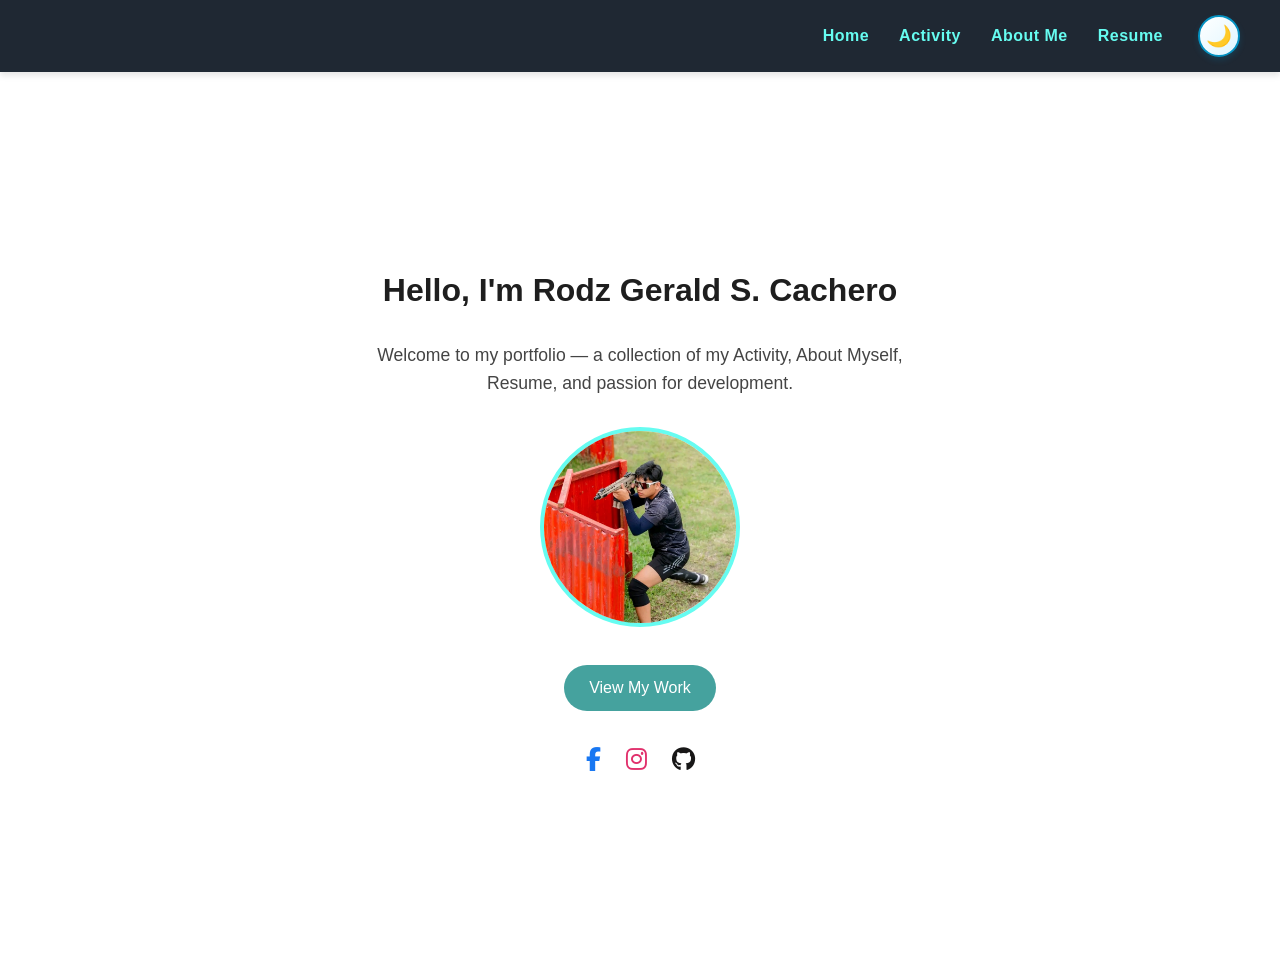
<file: PortfolioProject/Index.html>
<!DOCTYPE html>
<html lang="en">
<head>
  <meta charset="UTF-8">
  <meta name="viewport" content="width=device-width, initial-scale=1.0">
  <title>Rodz Gerald S. Cachero | Portfolio</title>
  <link rel="stylesheet" href="https://cdnjs.cloudflare.com/ajax/libs/font-awesome/6.6.0/css/all.min.css">
  <link rel="stylesheet" href="style.css">
  <link rel="icon" type="image/png" href="me.jpg">
</head>

<body>
 <header>
  <nav>
    <ul>
      <li><a href="Index.html">Home</a></li>
      <li><a href="portfolioIndex.html">Activity</a></li>
      <li><a href="aboutIndex.html">About Me</a></li>
      <li><a href="contactIndext.html">Resume</a></li>
    </ul>

    <!-- 🌙 Dark Mode Button -->
    <button id="darkModeToggle" title="Toggle dark mode">🌙</button>
  </nav>
</header>

 <section id="home">
  <div class="myInfo">
    <h1>Hello, I'm Rodz Gerald S. Cachero</h1>
    <p>Welcome to my portfolio — a collection of my Activity, About Myself, Resume, and passion for development.</p>
    <!-- 🖼️ Move image here -->
    <div class="myImage">
      <img src="yess.jpg" alt="My Picture">
    </div>
    <div id="imageModal" class="modal">
      <span class="close">&times;</span>
      <img class="modal-content" id="modalImage">
    </div>

    <!-- View My Work Button -->
    <a href="portfolioIndex.html" class="btn">View My Work</a>

    <!-- 🌐 Social Media Links -->
    <div class="social-links">
      <a href="https://www.facebook.com/rodzgerald.cachero.5" target="_blank"><i class="fab fa-facebook-f"></i></a>
      <a href="https://www.instagram.com/rodz.__.sc/" target="_blank"><i class="fab fa-instagram"></i></a>
      <a href="https://github.com/ViperLCode-02" target="_blank"><i class="fab fa-github"></i></a>
    </div>
  </div>

</section>
 
  <script src="function.js"></script>
</body>
</html>
</file>
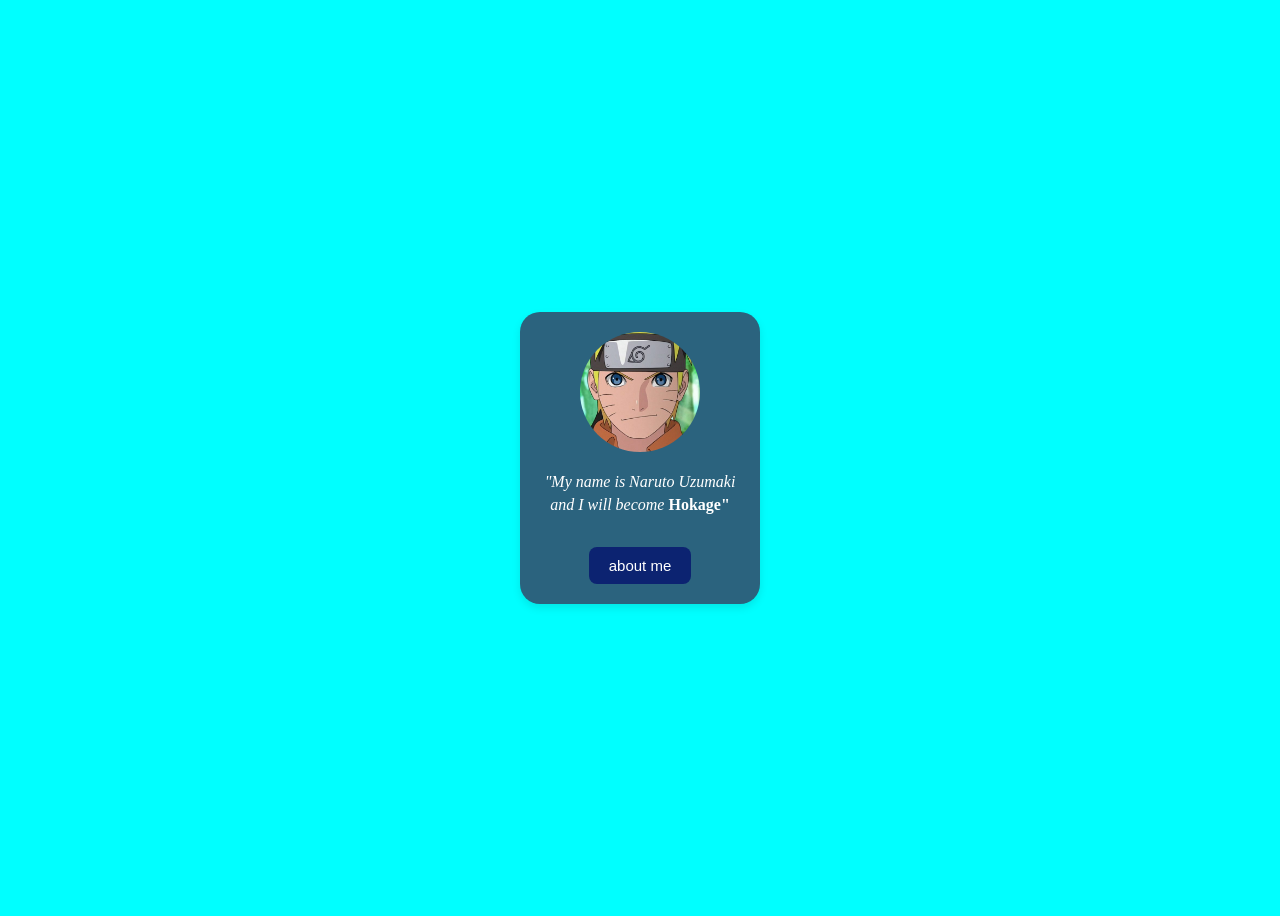
<file: PortfolioProject/Lesson1/index.html>
<!DOCTYPE html>
<html lang="en">
<head>
    <meta charset="UTF-8">
    <meta name="viewport" content="width=device-width, initial-scale=1.0">
    <title>MyFirstWebsite</title>
    <link rel="stylesheet" href="style.css">  
</head>
<body>
    <div class="card">
        <img src="naruto.jpg" alt="">
        <p><em>"My name is Naruto Uzumaki and I will become </em><strong>Hokage"</strong></p>
        <button id="btn_aboutMe">about me</button>
        <div id="info" class="hide">
            <p>I am a self made programmer</p>
        </div>
    </div>
    <script src="script.js"></script>
</body>
</html>
</file>
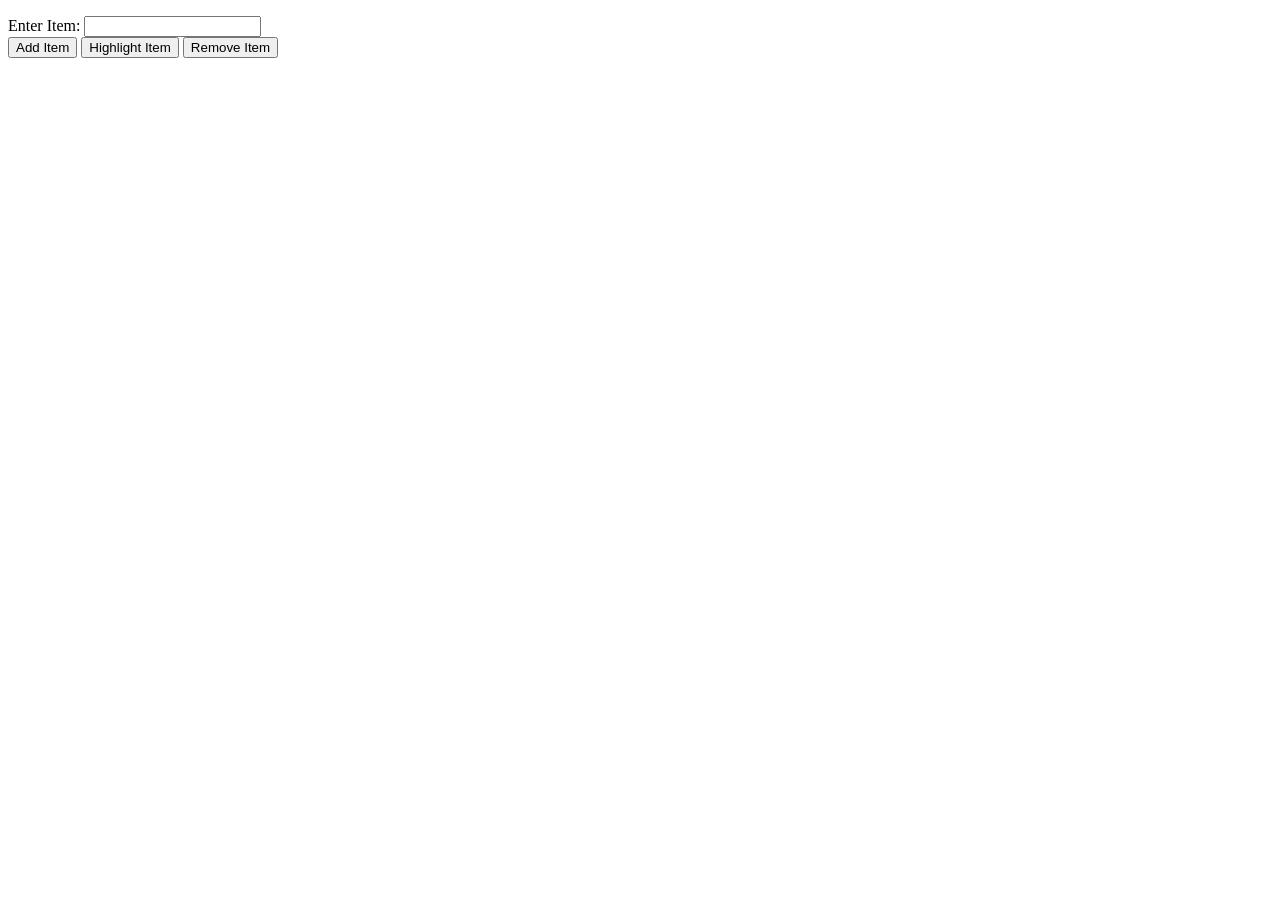
<file: PortfolioProject/Lesson5/Index.html>
<!DOCTYPE html>
<html lang="en">
<head>
  <meta charset="UTF-8">
  <meta name="viewport" content="width=device-width, initial-scale=1.0">
  <title>Document</title>
</head>
<body>
  <ul id="container"></ul>

  <label for="textbox">Enter Item:</label>
  <input type="text" id="textbox">

  <div>
    <button id="addItem">Add Item</button>
    <button id="highlight">Highlight Item</button>
    <button id="removeAll">Remove Item</button>
  </div>

  <script src="JS.js"></script>
</body>
</html>
</file>
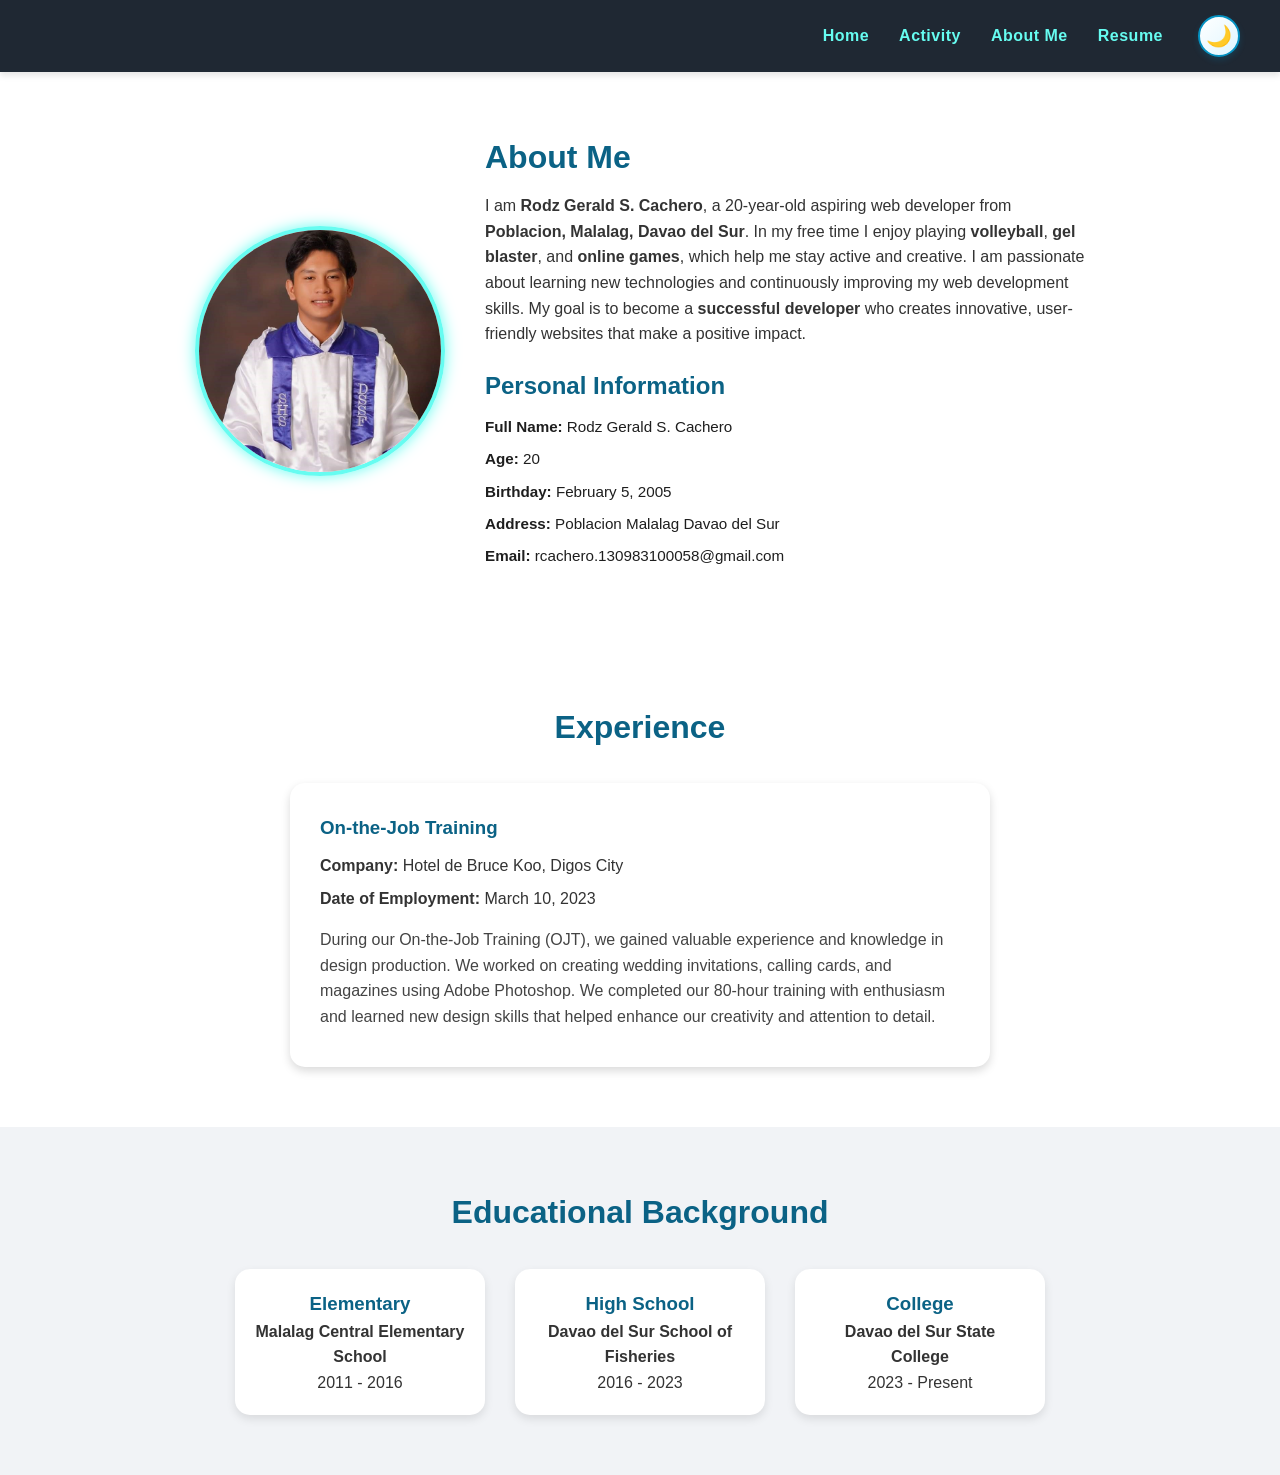
<file: PortfolioProject/aboutIndex.html>
<!DOCTYPE html>
<html lang="en">
<head>
  <meta charset="UTF-8">
  <meta name="viewport" content="width=device-width, initial-scale=1.0">
  <title>About Me | Rodz Gerald S. Cachero</title>
  <link rel="stylesheet" href="aboutStyle.css">
  <link rel="stylesheet" href="style.css">
</head>
<body>
  <!-- Header -->
  <header>
    <nav>
      <ul>
        <li><a href="Index.html">Home</a></li>
        <li><a href="portfolioIndex.html">Activity</a></li>
        <li><a href="aboutIndex.html" class="active">About Me</a></li>
        <li><a href="contactIndext.html">Resume</a></li>
      </ul>
      <button id="darkModeToggle" title="Toggle dark mode">🌙</button>
    </nav>
  </header>

  <!-- About Section -->
  <section id="aboutSection">
    <div class="about-container">
      <div class="about-left">
        <img src="me.jpg" alt="Profile Picture">
      </div>

      <div class="about-right">
        <h1>About Me</h1>
        <p> I am <strong>Rodz Gerald S. Cachero</strong>, a 20-year-old aspiring web developer from
    <strong>Poblacion, Malalag, Davao del Sur</strong>. In my free time I enjoy playing
    <strong>volleyball</strong>, <strong>gel blaster</strong>, and <strong>online games</strong>,
    which help me stay active and creative. I am passionate about learning new technologies and
    continuously improving my web development skills. My goal is to become a <strong>successful
    developer</strong> who creates innovative, user-friendly websites that make a positive impact.</p>

        <div class="personal-info">
          <h2>Personal Information</h2>
          <ul>
            <li><strong>Full Name:</strong> Rodz Gerald S. Cachero</li>
            <li><strong>Age:</strong> 20</li>
            <li><strong>Birthday:</strong> February 5, 2005</li>
            <li><strong>Address:</strong> Poblacion Malalag Davao del Sur</li>
            <li><strong>Email:</strong> rcachero.130983100058@gmail.com</li>
          </ul>
        </div>
      </div>
    </div>
  </section>

  <!-- Experience Section -->
  <section id="experience">
    <h2>Experience</h2>
    <div class="experience-container">
      <div class="exp-card">
        <h3>On-the-Job Training</h3>
        <p><strong>Company:</strong> Hotel de Bruce Koo, Digos City</p>
        <p><strong>Date of Employment:</strong> March 10, 2023</p>
        <p class="description">
          During our On-the-Job Training (OJT), we gained valuable experience and knowledge in design production. 
          We worked on creating wedding invitations, calling cards, and magazines using Adobe Photoshop. 
          We completed our 80-hour training with enthusiasm and learned new design skills that helped enhance our creativity and attention to detail.
        </p>
      </div>
    </div>
  </section>

  <!-- Education Section -->
  <section id="education">
    <h2>Educational Background</h2>
    <div class="education-container">
      <div class="edu-card">
        <h3>Elementary</h3>
        <p><strong>Malalag Central Elementary School</strong></p>
        <span>2011 - 2016</span>
      </div>

      <div class="edu-card">
        <h3>High School</h3>
        <p><strong>Davao del Sur School of Fisheries</strong></p>
        <span>2016 - 2023</span>
      </div>

      <div class="edu-card">
        <h3>College</h3>
        <p><strong>Davao del Sur State College</strong></p>
        <span>2023 - Present</span>
      </div>
    </div>
  </section>

  <script src="about.js"></script>
</body>
</html>
</file>
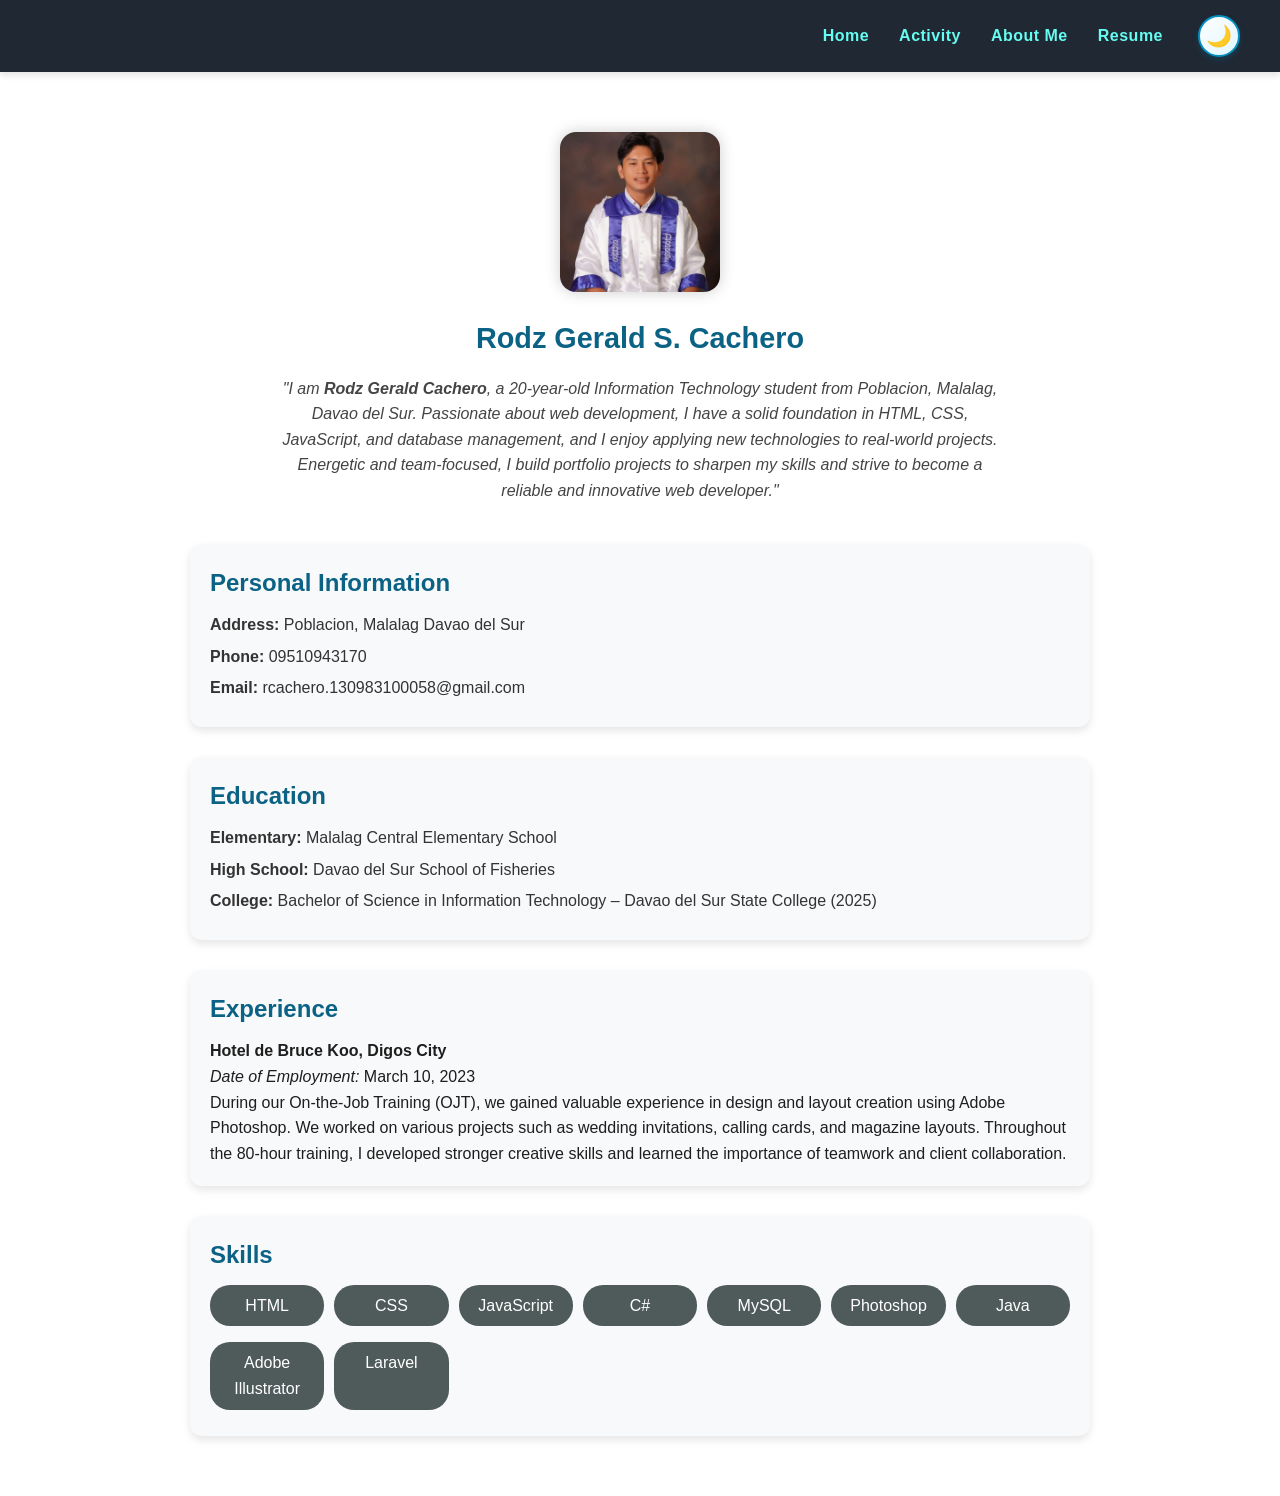
<file: PortfolioProject/contactIndext.html>
<!DOCTYPE html>
<html lang="en">
<head>
  <meta charset="UTF-8">
  <meta name="viewport" content="width=device-width, initial-scale=1.0">
  <title>Resume | Rodz Gerald S. Cachero</title>
  <link rel="stylesheet" href="contact.css">
</head>
<body>
  <!-- Header -->
  <header>
    <nav>
      <ul>
        <li><a href="Index.html">Home</a></li>
        <li><a href="portfolioIndex.html">Activity</a></li>
        <li><a href="aboutIndex.html">About Me</a></li>
        <li><a href="contactIndext.html">Resume</a></li>
      </ul>
      <button id="darkModeToggle" title="Toggle dark mode">🌙</button>
    </nav>
  </header>

  <!-- Resume Section -->
  <section id="resume">
    <div class="resume-container">
      <div class="profile">
        <img src="me.jpg" alt="Rodz Gerald S. Cachero">
        <h1>Rodz Gerald S. Cachero</h1>
        <p class="career-objective">
           "I am <strong>Rodz Gerald Cachero</strong>, a 20-year-old Information Technology student from Poblacion, Malalag, Davao del Sur. Passionate about web development, I have a solid foundation in HTML, CSS, JavaScript, and database management, and I enjoy applying new technologies to real-world projects. Energetic and team-focused, I build portfolio projects to sharpen my skills and strive to become a reliable and innovative web developer."
        </p>
      </div>

      <div class="info-grid">
        <!-- Personal Information -->
        <div class="info-box">
          <h2>Personal Information</h2>
          <ul>
            <li><strong>Address:</strong> Poblacion, Malalag Davao del Sur</li>
            <li><strong>Phone:</strong> 09510943170</li>
            <li><strong>Email:</strong> rcachero.130983100058@gmail.com</li>
          </ul>
        </div>

        <!-- Education -->
        <div class="info-box">
          <h2>Education</h2>
          <ul>
            <li><strong>Elementary:</strong> Malalag Central Elementary School</li>
            <li><strong>High School:</strong> Davao del Sur School of Fisheries</li>
            <li><strong>College:</strong> Bachelor of Science in Information Technology – Davao del Sur State College (2025)</li>
          </ul>
        </div>

        <!-- Experience -->
        <div class="info-box">
          <h2>Experience</h2>
          <p><strong>Hotel de Bruce Koo, Digos City</strong></p>
          <p><em>Date of Employment:</em> March 10, 2023</p>
          <p>During our On-the-Job Training (OJT), we gained valuable experience in design and layout creation using Adobe Photoshop. 
          We worked on various projects such as wedding invitations, calling cards, and magazine layouts. 
          Throughout the 80-hour training, I developed stronger creative skills and learned the importance of teamwork and client collaboration.</p>
        </div>

        <!-- Skills -->
        <div class="info-box">
          <h2>Skills</h2>
          <ul class="skills">
            <li>HTML</li>
            <li>CSS</li>
            <li>JavaScript</li>
            <li>C#</li>
            <li>MySQL</li>
            <li>Photoshop</li>
            <li>Java</li>
            <li>Adobe Illustrator</li>
            <li>Laravel</li>
          </ul>
        </div>
      </div>
    </div>
  </section>

  <script src="contact.js"></script>
</body>
</html>
</file>
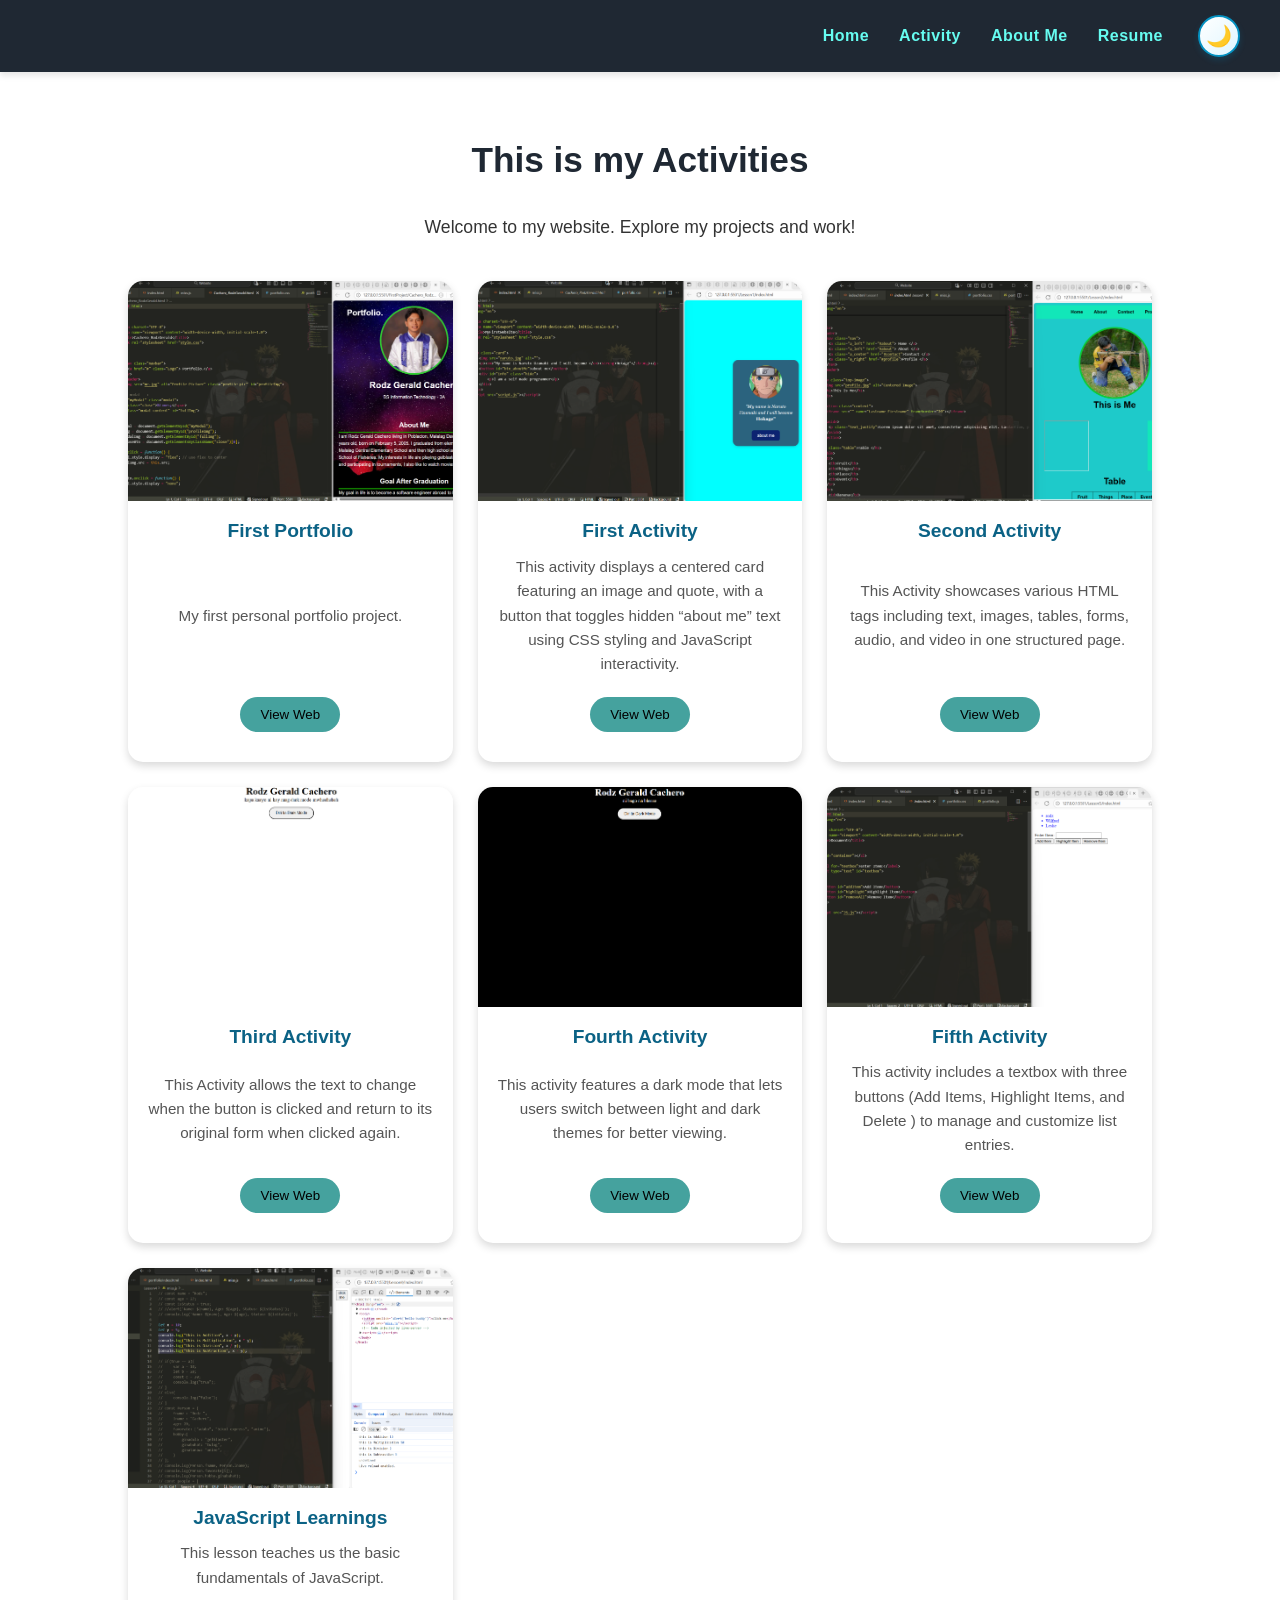
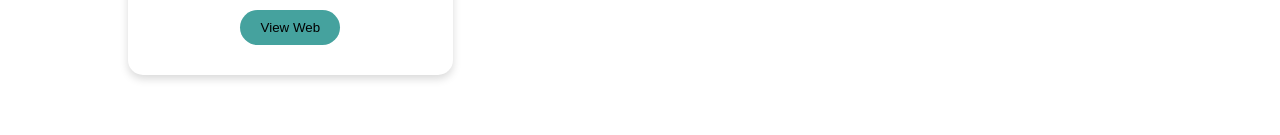
<file: PortfolioProject/portfolioIndex.html>
<!DOCTYPE html>
<html lang="en">
<head>
  <meta charset="UTF-8">
  <meta name="viewport" content="width=device-width, initial-scale=1.0">
  <title>Portfolio</title>
  <link rel="stylesheet" href="portfolio.css">
</head>
<body>
  <!-- ======== HEADER ======== -->
  <header>
    <nav>
      <ul>
        <li><a href="Index.html">Home</a></li>
        <li><a href="portfolioIndex.html" class="active">Activity</a></li>
        <li><a href="aboutIndex.html">About Me</a></li>
        <li><a href="contactIndext.html">Resume</a></li>
      </ul>
      <button id="darkModeToggle" title="Toggle dark mode">🌙</button>
    </nav>
  </header>

  <!-- ======== MAIN SECTION ======== -->
  <section id="mySection">
    <div class="myInfo">
      <h1>This is my Activities</h1>
      <p>Welcome to my website. Explore my projects and work!</p>
    </div>

    <!-- ======== PROJECT GRID ======== -->
    <div id="project-grid">
      <div class="project-card">
        <img src="First Portfolio.png" alt="Project 1">
        <div class="project-info">
          <h3>First Portfolio</h3>
          <p>My first personal portfolio project.</p>
          <a href="FirstProject/Cachero_RodzGerald.html" target="_blank">
            <button class="view">View Web</button>
          </a>
        </div>
      </div>

      <div class="project-card">
        <img src="Frist Activity.png" alt="Project 2">
          <div class="project-info">
            <h3>First Activity</h3>
            <p>This activity displays a centered card featuring an image and quote, with a button that toggles hidden “about me” text using CSS styling and JavaScript interactivity.</p>
            <a href="Lesson1/index.html" target="_blank">
              <button class="view">View Web</button>
            </a>
          </div>
      </div>

      <div class="project-card">
        <img src="Second Activity.png" alt="Project 3">
        <div class="project-info">
          <h3>Second Activity</h3>
          <p>This Activity showcases various HTML tags including text, images, tables, forms, audio, and video in one structured page.</p>
          <a href="Lesson2/index.html" target="_blank">
            <button class="view">View Web</button>
          </a>
        </div>
      </div>

      <div class="project-card">
        <img src="Third Activity.png" alt="Project 4">
        <div class="project-info">
          <h3>Third Activity</h3>
          <p>This Activity allows the text to change when the button is clicked and return to its original form when clicked again.</p>
           <a href="Lesson3/3e.html" target="_blank">
            <button class="view">View Web</button>
          </a>
        </div>
      </div>

      <div class="project-card">
        <img src="Fourth Activity.png" alt="Project 5">
        <div class="project-info">
          <h3>Fourth Activity</h3>
          <p>This activity features a dark mode that lets users switch between light and dark themes for better viewing.</p>
          <a href="Lesson3/3e.html" target="_blank">
            <button class="view">View Web</button>
          </a>
        </div>
      </div>
      
      <div class="project-card">
        <img src="Sixth Activity.png" alt="Project 6">
        <div class="project-info">
          <h3>Fifth Activity</h3>
          <p>This activity includes a textbox with three buttons (Add Items, Highlight Items, and Delete ) to manage and customize list entries.</p>
          <a href="Lesson5/Index.html" target="_blank">
            <button class="view">View Web</button>
          </a>
        </div>
      </div>

      <div class="project-card">
        <img src="Fifth Activity.png" alt="Project 7">
        <div class="project-info">
          <h3>JavaScript Learnings</h3>
          <p>This lesson teaches us the basic fundamentals of JavaScript.</p>
          <a href="Lesson4/Index.html" target="_blank">
            <button class="view">View Web</button>
          </a>
        </div>
      </div>
    </div>
  </section>

  <!-- ======== IMAGE MODAL ======== -->
  <div id="imageModal" class="modal">
    <span class="close">&times;</span>
    <img class="modal-content" id="modalImage" alt="Expanded Project Image">
  </div>

  <!-- ======== SCRIPT ======== -->
  <script src="portfolio.js"></script>
</body>
</html>
</file>
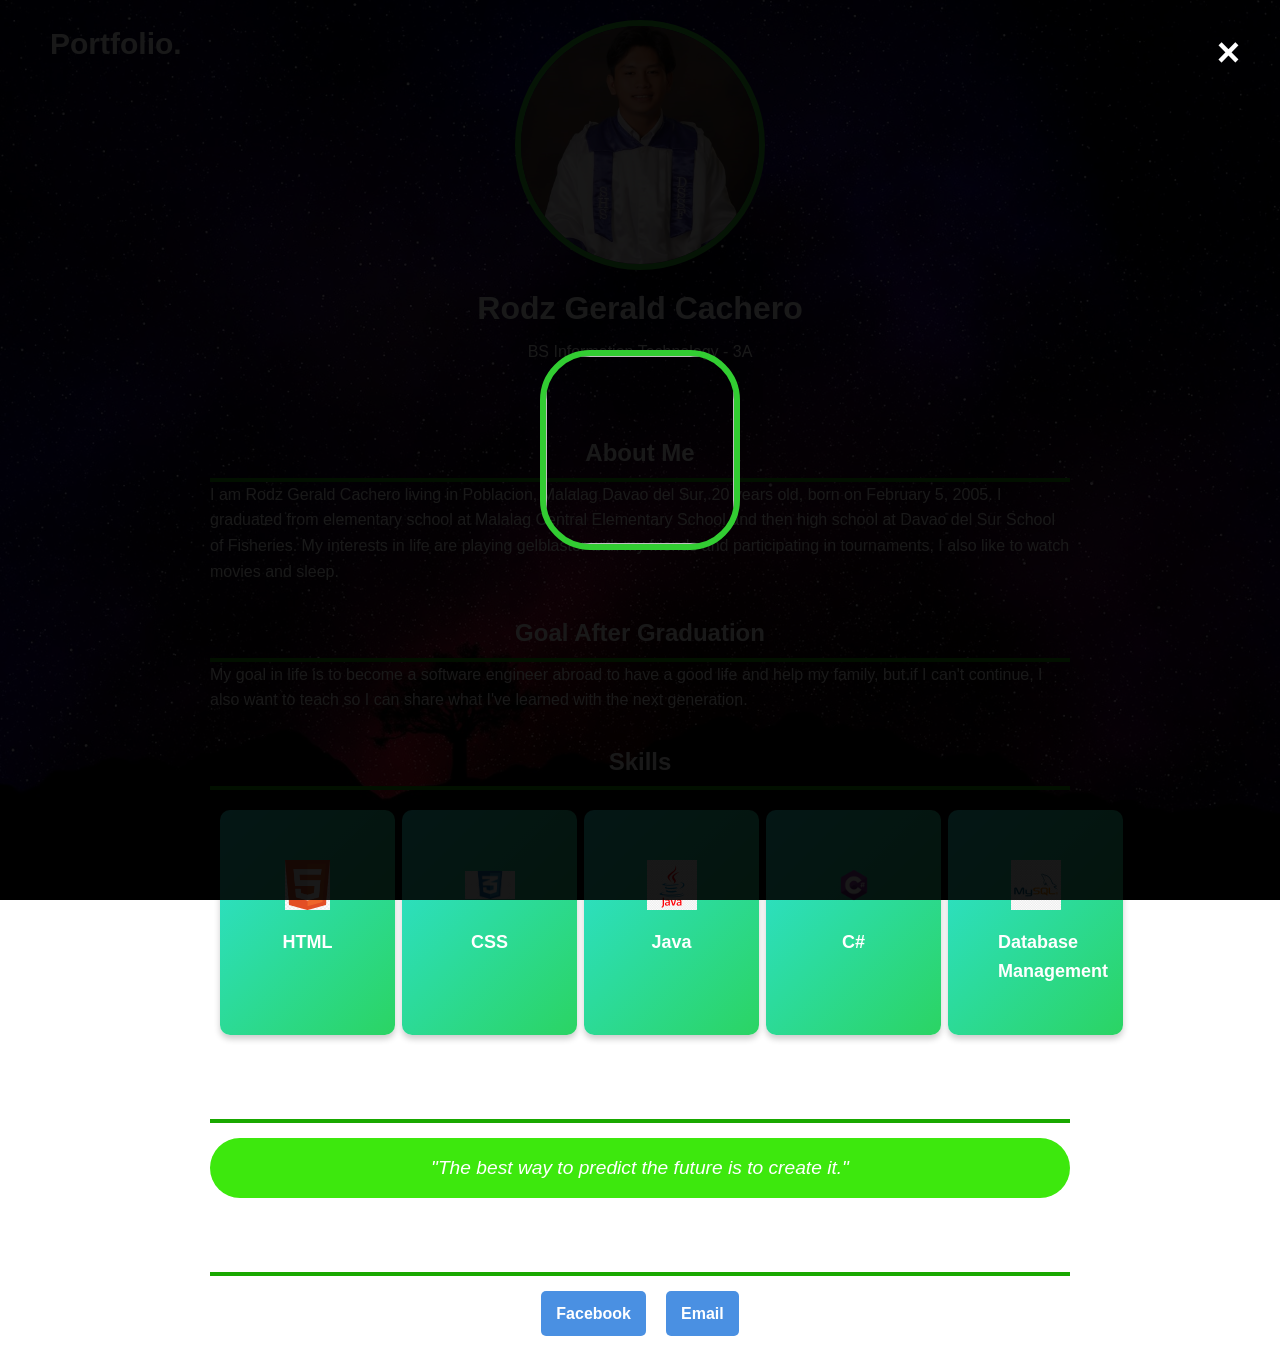
<file: PortfolioProject/FirstProject/Cachero_RodzGerald.html>
<!DOCTYPE html>

<html >
<head>
    <meta charset="UTF-8">
    <meta name="viewport" content="width=device-width, initial-scale=1.0">
    <title>Cachero_RodzGerald</title>
    <link rel="stylesheet" href="style.css">
</head>
<body>
    
      <nav class="navbar">
        <a href="#" class="Logo"> Portfolio.</a>
    </nav>
      <header>
      <img src="me.jpg" alt="Profile Picture" class="profile-pic" id="profileImg">

<!-- The modal -->
<div id="myModal" class="modal">
  <span class="close">&times;</span>
  <img class="modal-content" id="fullImg">
</div>
<script>
 var modal = document.getElementById("myModal");
  var img = document.getElementById("profileImg");
  var modalImg = document.getElementById("fullImg");
  var closeBtn = document.getElementsByClassName("close")[0];

  img.onclick = function() {
    modal.style.display = "flex"; // use flex to center
    modalImg.src = this.src;
  }

  closeBtn.onclick = function() {
    modal.style.display = "none";
  }

  modal.onclick = function(e) {
    if (e.target === modal) {
      modal.style.display = "none";
    }
  }
</script>

        <h1>Rodz Gerald Cachero</h1>
        <p>BS Information Technology - 3A</p>
    </header>

    <div class="container">
        <h2>About Me</h2>
        <p>
            I am Rodz Gerald Cachero living in Poblacion, Malalag Davao del Sur, 20 years old, born on February 5, 2005. 
            I graduated from elementary school at Malalag Central Elementary School and then high school at Davao del Sur School of Fisheries. 
            My interests in life are playing gelblaster with my friends and participating in tournaments, I also like to watch movies and sleep.
        </p>

        <h2>Goal After Graduation</h2>
        <p>
            My goal in life is to become a software engineer abroad to have a good life and help my family, but if I can't continue, 
            I also want to teach so I can share what I've learned with the next generation.
        </p>

        <h2>Skills</h2>
        <div class="skills">
            <div class="skill-card">
    <img src="html.png" alt="HTML Logo" class="skill-icon">
    <p>HTML</p>
</div>

<div class="skill-card">
    <img src="css.png" alt="CSS Logo" class="skill-icon">
    <p>CSS</p>
</div>

<div class="skill-card">
    <img src="java.png" alt="Java Logo" class="skill-icon">
    <p>Java</p>
</div>

<div class="skill-card">
    <img src="Csharp_Logo.png" alt="C# Logo" class="skill-icon">
    <p>C#</p>
</div>

<div class="skill-card">
    <img src="database.png" alt="MySQL Logo" class="skill-icon">
    <p>Database Management</p>
</div>
        </div>

        <h2>Favorite Quote</h2>
        <div class="quote">
            "The best way to predict the future is to create it."
        </div>

        <h2>Contact Me</h2>
        <div class="contacts">
            <a href="https://web.facebook.com/rodzgerald.cachero.5" class="contact-link" target="_blank">Facebook</a>
            <a href="mailto:rcachero.130983100058@gmail.com" class="contact-link">Email</a>
        </div>
    </div>

</body>


</html>
</file>
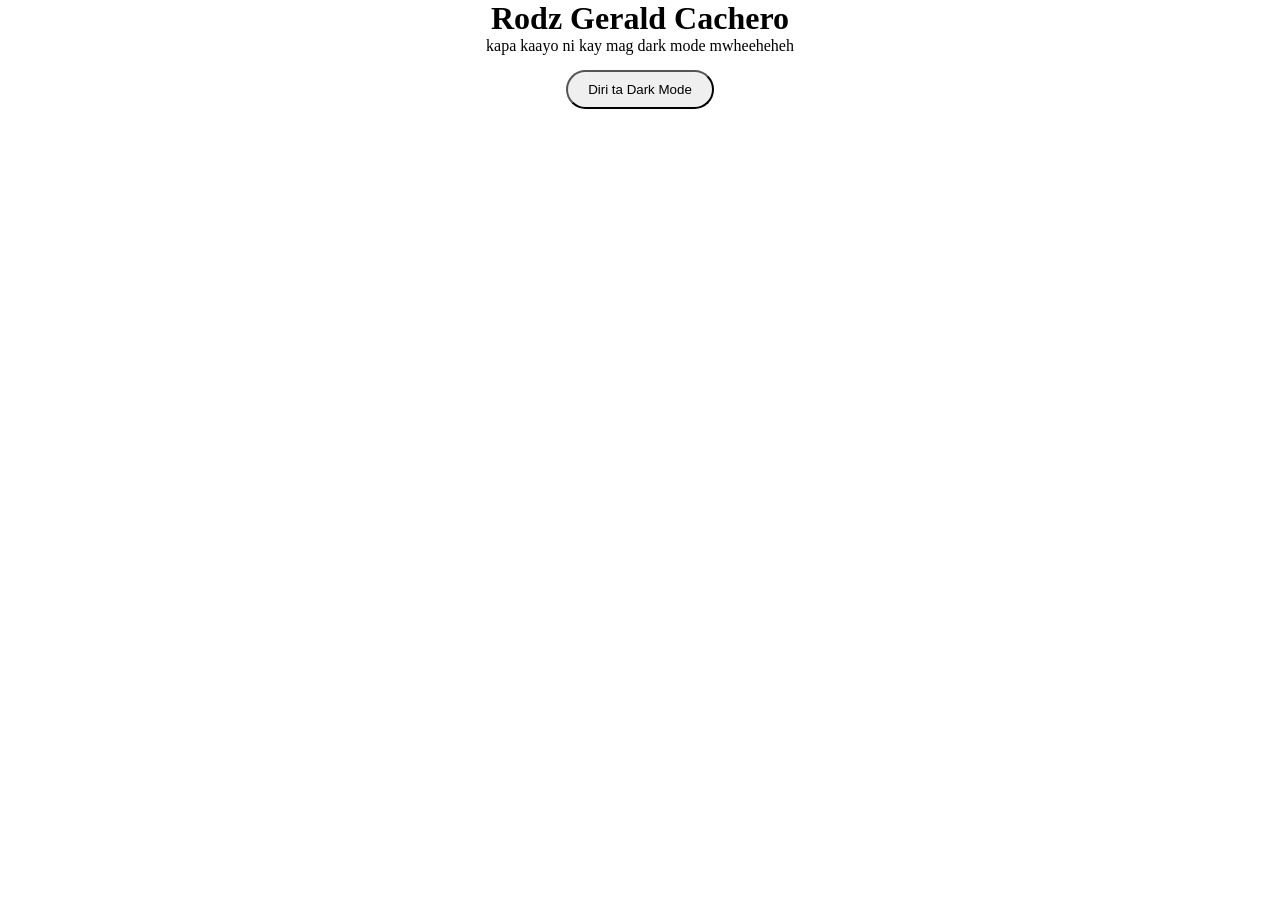
<file: PortfolioProject/Lesson3/3e.html>
<!DOCTYPE html>
<html lang="en">
<head>
    <meta charset="UTF-8">
    <meta name="viewport" content="width=device-width, initial-scale=1.0">
    <title>DarkMode</title>
    <link rel="stylesheet" href="Sytyle.css">
</head>
<body>
    <h1>Rodz Gerald Cachero</h1>
    <p id="output">kapa kaayo ni kay mag dark mode mwheeheheh</p>

    <button onclick="toggleDarkMode()">Diri ta Dark Mode</button>
    <script>
        function toggleDarkMode(){
            document.body.classList.toggle("dark-mode")
            let textElement = document.getElementById("output");
            if(textElement.innerHTML === "kapa kaayo ni kay mag dark mode mwheeheheh"){
                textElement.innerHTML = "ni bago na bleeee"
            }
            else{
                textElement.innerHTML = "kapa kaayo ni kay mag dark mode mwheeheheh";
            }
        }
    </script>
</body>
</html>
</file>
<file: PortfolioProject/style.css>
/* ================================ */
/* GLOBAL STYLES */
/* ================================ */
* {
  margin: 0;
  padding: 0;
  box-sizing: border-box;
  font-family: 'Poppins', Arial, sans-serif;
}
body {
  background-color: #B5E3F6;
  background-size: cover;
  background-repeat: no-repeat;
  background-attachment: fixed;
  background-position: center;
  line-height: 1.6;
  color: #333;
  scroll-behavior: smooth;
  transition: background-color 0.4s, color 0.4s;
  overflow-x: hidden;
}
/* ================================ */
/*  HEADER & NAVIGATION */
/* ================================ */
header {
  background-color: #1F2833;
  padding: 15px 40px;
  position: sticky;
  top: 0;
  z-index: 1000;
  box-shadow: 0 4px 6px rgba(0, 0, 0, 0.1);
}
header nav {
  display: flex;
  justify-content: flex-end;
  align-items: center;
  gap: 25px;
  flex-wrap: nowrap;
}
header nav ul {
  list-style: none;
  display: flex;
  align-items: center;
  gap: 30px;
  margin: 0;
  padding: 0;
}
header nav ul li a {
  text-decoration: none;
  color: #66FCF1;
  font-size: 1rem;
  font-weight: 600;
  letter-spacing: 0.5px;
  transition: all 0.3s ease;
  position: relative;
}
header nav ul li a:hover {
  color: #45A29E;
}
/* ✨ Underline hover effect */
header nav ul li a::after {
  content: "";
  position: absolute;
  width: 0%;
  height: 2px;
  bottom: -4px;
  left: 0;
  background-color: #66FCF1;
  transition: width 0.3s ease;
}
header nav ul li a:hover::after {
  width: 100%;
}
/*  Dark Mode Toggle */
#darkModeToggle {
  background: linear-gradient(135deg, #ffffff, #dff6ff);
  border: 2px solid #0491C1;
  color: #0491C1;
  cursor: pointer;
  font-size: 1.3rem;
  border-radius: 50%;
  width: 42px;
  height: 42px;
  display: flex;
  align-items: center;
  justify-content: center;
  transition: all 0.4s ease;
  box-shadow: 0 3px 6px rgba(4, 145, 193, 0.2);
  margin-left: 10px;
}
#darkModeToggle:hover {
  background: linear-gradient(135deg, #0491C1, #0069A0);
  color: #fff;
  transform: rotate(25deg) scale(1.15);
  box-shadow: 0 6px 12px rgba(4, 145, 193, 0.4);
}
#darkModeToggle:active {
  transform: scale(1.1);
  box-shadow: 0 0 15px rgba(4, 145, 193, 0.6);
}
/* ================================ */
/*  HOME SECTION */
/* ================================ */
#home {
  display: flex;
  justify-content: center;
  align-items: center;
  flex-direction: column;
  height: 100vh;
  text-align: center;
  background-color: #ffffff;
  color: #1e1e1e;
  transition: background-color 0.4s, color 0.4s;
  padding: 0 20px;
}
.myInfo {
  display: flex;
  flex-direction: column;
  align-items: center;
  gap: 15px;
}
.myInfo h1 {
  font-size: 2rem;
  margin-bottom: 10px;
}
.myInfo p {
  font-size: 1.1rem;
  color: #444;
  transition: color 0.4s;
  max-width: 600px;
}
/* ================================ */
/*  PROFILE IMAGE */
/* ================================ */
.myImage {
  position: relative;
  z-index: 5;
}
.myImage img {
  width: 200px;
  height: 200px;
  border-radius: 50%;
  border: 4px solid #66FCF1;
  object-fit: cover;
  margin: 15px 0;
  box-shadow: 0 0 20px rgba(255, 255, 255, 0.1);
  cursor: pointer;
  transition: transform 0.3s ease, box-shadow 0.3s ease;
}
.myImage img:hover {
  transform: scale(1.05);
  box-shadow: 0 6px 16px rgba(0, 0, 0, 0.25);
}
/* ================================ */
/* MODAL IMAGE */
/* ================================ */
.modal {
  display: none;
  position: fixed;
  z-index: 9999;
  top: 0;
  left: 0;
  width: 100%;
  height: 100%;
  background: rgba(15, 15, 15, 0.95);
  backdrop-filter: blur(8px);
  justify-content: center;
  align-items: center;
}
.modal-content {
  max-width: 90%;
  max-height: 85%;
  border-radius: 10px;
  box-shadow: 0 0 25px rgba(0, 0, 0, 0.6);
  transform: scale(0.8);
  opacity: 0;
  transition: all 0.3s ease;
}
.modal-content.show {
  transform: scale(1);
  opacity: 1;
}
.close {
  position: absolute;
  top: 20px;
  right: 40px;
  color: white;
  font-size: 2.5rem;
  font-weight: bold;
  cursor: pointer;
  transition: 0.3s ease;
}
.close:hover {
  color: #66FCF1;
  transform: scale(1.2);
}
/* ================================ */
/* BUTTON */
/* ================================ */
.btn {
  background-color: #45A29E;
  color: white;
  padding: 10px 25px;
  border-radius: 25px;
  text-decoration: none;
  font-weight: 500;
  transition: 0.3s;
}
.btn:hover {
  background-color: #66FCF1;
  color: #0B0C10;
}
/* ================================ */
/* SOCIAL MEDIA LINKS */
/* ================================ */
.social-links {
  display: flex;
  justify-content: center;
  gap: 25px;
  margin-top: 15px;
}
.social-links a {
  font-size: 1.5rem;
  transition: 0.3s;
}

.social-links a:nth-child(1) { color: #1877F2; }
.social-links a:nth-child(2) { color: #E1306C; }
.social-links a:nth-child(3) { color: #181717; }

.social-links a:hover {
  transform: scale(1.2);
  opacity: 0.8;
}
/* ================================ */
/* DARK MODE */
/* ================================ */
body.dark-mode {
  background-color: #0B0C10;
  color: #E0E0E0;
}
body.dark-mode .social-links a:nth-child(3) { 
  color: #E0E0E0; 
}
body.dark-mode header {
  background-color: #1F2833;
  box-shadow: 0 4px 6px rgba(102, 252, 241, 0.2);
}
body.dark-mode #home {
  background-color: #0B0C10;
}
body.dark-mode .myInfo h1 {
  color: #66FCF1;
}
body.dark-mode .myInfo p {
  color: #C5C6C7;
}
body.dark-mode .btn {
  background-color: #45A29E;
  color: #0B0C10;
}
body.dark-mode .btn:hover {
  background-color: #66FCF1;
}
body.dark-mode header nav ul li a {
  color: #66FCF1;
}
body.dark-mode header nav ul li a:hover {
  color: #45A29E;
}
body.dark-mode .myImage img:hover {
  transform: scale(1.05);
  box-shadow: 0 0px 25px #66FCF1;
}
/* ================================ */
/*  RESPONSIVE NAVBAR FIX */
/* ================================ */
@media (max-width: 768px) {
  header {
    padding: 10px 20px;
  }
  header nav {
    justify-content: flex-end;
    flex-wrap: nowrap;
  }
  header nav ul {
    flex-wrap: nowrap;
    gap: 15px;
  }
  header nav ul li a {
    font-size: 0.95rem;
  }
  #darkModeToggle {
    width: 38px;
    height: 38px;
    font-size: 1.1rem;
    margin-left: 8px;
  }
}
@media (max-width: 480px) {
  header nav ul {
    gap: 10px;
  }
  header nav ul li a {
    font-size: 0.9rem;
  }
  #darkModeToggle {
    width: 34px;
    height: 34px;
    font-size: 1rem;
  }
}
</file>
<file: PortfolioProject/Lesson1/style.css>
body{
            display: flex;
            justify-content: center;
            align-items: center;
            min-height: 100vh;
            background: cyan;
            font-family: Georgia, 'Times New Roman', Times, serif;
        }
        .card{
            width: 200px;
            text-align: center;
            background: rgb(43, 99, 126);
            padding: 20px;
            border-radius: 20px;
            box-shadow: 0 4px 8px rgb(0, 0, 0, 0.1);
            transition: transform 0.3s ease, box-shadow 0.3s ease;
        }
        .card:hover{
            transform: translateY(-5px);
        }
        .card img{
            width: 120px;
            height: 120px;
            border-radius: 50%;
            object-fit: cover;
        }
        .card p{
            margin-top: 15px;
            color: white;
            line-height: 1.4;
            opacity: 1;
            max-height: 1;
            overflow: hidden;
            transition: opacity 0.3s ease, max-height 0.3s ease;
        }
        .card:hover p{
            opacity: 1;
            max-height: 100px;
        }
        #btn_aboutMe{
            background-color: rgb(12, 35, 113);
            color: white;
            border:none;
            padding: 10px 20px;
            margin-top: 15px;
            cursor: pointer;
            border-radius: 8px;
            font-size: 15px;
        }
        #btn_aboutMe:hover{
            background-color: coral;
        }
        .hide{
            display: none;
        }
        #info{
            margin-top: 15px;
            color: black;
        }
</file>
<file: PortfolioProject/aboutStyle.css>
@import url('style.css');
/* ABOUT SECTION */
#aboutSection {
  padding: 60px 10%;
  display: flex;
  justify-content: center;
  align-items: center;
  flex-direction: column;
  background: #fff;
  color: #1e1e1e;
  text-align: center;
  transition: background-color 0.4s, color 0.4s;
}
.about-container {
  display: flex;
  flex-wrap: wrap;
  gap: 40px;
  align-items: center;
  justify-content: center;
}
.about-left img {
   width: 250px;
  height: 250px;
  border-radius: 50%;
  border: 4px solid #66FCF1;
  object-fit: cover;
  margin: 15px 0;
  box-shadow: 0 0 15px #66FCF1;
  cursor: pointer;
  transition: transform 0.3s ease, box-shadow 0.3s ease;
  position: relative;
  z-index: 10;
  pointer-events: auto;
}
.about-right {
  max-width: 600px;
  text-align: left;
}
.about-right h1 {
  font-size: 2rem;
  color: #0B6285;
  margin-bottom: 10px;
}
.about-right p {
  font-size: 1rem;
  margin-bottom: 20px;
  color: #333;
}
.personal-info h2 {
  margin-bottom: 10px;
 color: #0B6285;
}
.personal-info ul {
  list-style: none;
  padding: 0;
}
.personal-info li {
  margin-bottom: 8px;
  font-size: 0.95rem;
}
/* EXPERIENCE SECTION */
#experience {
   background-color: #fff;
  padding: 60px 10%;
  text-align: center;
  color: #1e1e1e;
  transition: background-color 0.4s, color 0.4s;
}
#experience h2 {
  margin-top: 5px;
  font-size: 2rem;
  color: #0B6285;
  margin-bottom: 30px;
}
.experience-container {
  display: flex;
  justify-content: center;
}
.exp-card {
  background: #ffffff;
  padding: 30px;
  border-radius: 15px;
  box-shadow: 0 4px 10px rgba(0,0,0,0.15);
  max-width: 700px;
  text-align: left;
  transition: transform 0.3s ease, box-shadow 0.3s ease;
}
.exp-card:hover {
  transform: translateY(-5px);
  box-shadow: 0 6px 16px rgba(0,0,0,0.25);
}
.exp-card h3 {
  color: #0B6285;
  margin-bottom: 10px;
}
.exp-card p {
  font-size: 1rem;
  margin: 8px 0;
  color: #333;
}
.exp-card .description {
  margin-top: 15px;
  line-height: 1.6;
  color: #444;
}
/* DARK MODE */
body.dark-mode #experience {
  background: #0B0C10;
  color: #C5C6C7;
}
body.dark-mode #experience h2{
  color: #66FCF1;
}
body.dark-mode #experience p{
  color: #C5C6C7;
}
body.dark-mode .exp-card {
  background: #0B0C10;
  color: #C5C6C7;
  box-shadow: 0 0 10px #66FCF1;
}
body.dark-mode .exp-card h3 {
  color: #66FCF1;
}
/* EDUCATION SECTION */
#education {
  background-color: #f1f3f6;
  padding: 60px 10%;
  text-align: center;
}
#education h2 {
  font-size: 2rem;
  color: #0B6285;
  margin-bottom: 30px;
}
.education-container {
  display: flex;
  flex-wrap: wrap;
  gap: 30px;
  justify-content: center;
}
#education h2{
  color: #0B6285;
}
#education h3{
  color: #0B6285;
}
.edu-card {
  background: #ffffff;
  padding: 20px;
  border-radius: 15px;
  box-shadow: 0 4px 10px rgba(0,0,0,0.1);
  width: 250px;
  transition: transform 0.3s ease, box-shadow 0.3s ease;
}
.edu-card:hover {
  transform: translateY(-5px);
  box-shadow: 0 6px 16px rgba(0,0,0,0.2);
}
/* DARK MODE */
body.dark-mode #aboutSection {
  background: #0B0C10;
  color: #C5C6C7;
} 
body.dark-mode #aboutSection h2 {
  color: #66FCF1;
}
body.dark-mode .about-right h1{
  color:#66FCF1;
}
body.dark-mode .about-right p{
  color:#C5C6C7;
}
body.dark-mode #education {
  background: #1F2833;
}
body.dark-mode .edu-card {
  background: #0B0C10;
  color: #C5C6C7;
  box-shadow: 0 0 10px #66FCF1;
}
body.dark-mode #education h2{
  color:#66FCF1;
}
body.dark-mode #education h3{
  color:#66FCF1;
}
</file>
<file: PortfolioProject/contact.css>
@import url('style.css');

/* Resume Section */
#resume {
  padding: 60px 10%;
  background-color: #ffffff;
  color: #1e1e1e;
  text-align: center;
  transition: background-color 0.4s, color 0.4s;
}
.resume-container {
  max-width: 900px;
  margin: auto;
}
.profile img {
  width: 160px;
  height: 160px;
  border-radius: 10%;
  object-fit: cover;
  margin-bottom: 15px;
  box-shadow: 0 0 15px rgba(0,0,0,0.2);
}
.profile h1 {
  color: #0B6285;
  font-size: 1.8rem;
}
.career-objective {
  margin: 15px auto 40px;
  font-size: 1rem;
  width: 80%;
  color: #444;
  font-style: italic;
}
.info-grid {
  display: flex;
  flex-direction: column;
  gap: 30px;
}
.info-box {
  background: #f8f9fa;
  border-radius: 12px;
  padding: 20px;
  box-shadow: 0 4px 8px rgba(0,0,0,0.1);
  text-align: left;
}
.info-box h2 {
  color: #0B6285;
  margin-bottom: 10px;
}
.info-box ul {
  list-style: none;
  padding-left: 0;
}
.info-box li {
  margin-bottom: 6px;
  color: #333;
}
.skills {
  display: grid;
  grid-template-columns: repeat(auto-fit, minmax(100px, 1fr));
  gap: 10px;
}
.skills li {
  background: #4e5b5a;
  color: #fff;
  padding: 8px 12px;
  border-radius: 20px;
  text-align: center;
  transition: 0.3s;
}
.skills li:hover {
  background: #66FCF1;
  color: #0B0C10;
}
/* 🌙 Dark Mode */
body.dark-mode #resume {
  background-color: #0B0C10;
  color: #C5C6C7;
}
body.dark-mode #resume h1 {
 color: #66FCF1;
}
body.dark-mode .career-objective{
  color: #C5C6C7;
}
body.dark-mode .info-box {
  background: #1F2833;
  box-shadow: 0 0 10px rgba(102, 252, 241, 0.2);
}
body.dark-mode .info-box li{
  color: #C5C6C7;
}
body.dark-mode .info-box h2 {
  color: #66FCF1;
}
body.dark-mode .skills li {
  background: #66FCF1;
  color: #0B0C10;
}
body.dark-mode .skills li:hover {
  background: #45A29E;
  color: #ffffff;
}
</file>
<file: PortfolioProject/portfolio.css>
@import url('style.css');

/* ============ PROJECT SECTION ============ */
#mySection {
  padding: 60px 10%;
  background-color: #ffffff;
  color: #1e1e1e;
  transition: background-color 0.4s, color 0.4s;
  text-align: center;
}

.myInfo h1 {
  font-size: 2.2rem;
  margin-bottom: 10px;
  color: #1F2833;
}

.myInfo p {
  font-size: 1.1rem;
  margin-bottom: 40px;
  color: #333;
}

/* ============ PROJECT GRID ============ */
#project-grid {
  display: grid;
  grid-template-columns: repeat(auto-fit, minmax(280px, 1fr));
  gap: 25px;
  justify-items: center;
}

.project-card {
  background: #ffffff;
  border-radius: 15px;
  overflow: hidden;
  box-shadow: 0 4px 8px rgba(0, 0, 0, 0.15);
  transition: transform 0.3s ease, box-shadow 0.3s ease;
  width: 100%;
  max-width: 350px;
  text-align: center;
  cursor: pointer;
  display: flex;
  flex-direction: column;       
  justify-content: space-between;
  min-height: 400px;             
}
.project-card img {
  width: 100%;
  height: 220px;
  object-fit: cover;
  transition: transform 0.3s ease;
}
.project-card:hover {
  transform: translateY(-10px);
  box-shadow: 0 6px 16px rgba(0, 0, 0, 0.25);
}
.project-card:hover img {
  transform: scale(1.05);
}
.project-info {
  flex-grow: 1; 
  padding: 15px 20px;
  display: flex;
  flex-direction: column;
  justify-content: space-between;
}
.project-info h3 {
  color: #0B6285;
  margin-bottom: 8px;
  font-size: 1.2rem;
}
.project-info p {
  font-size: 0.95rem;
  color: #555;
  margin-bottom: 20px;
}
.view {
  align-self: center;
  margin-top: auto;
  margin-bottom: 15px;
  width: 100px;
  height: 35px;
  border-radius: 25px;
  border: none;
  cursor: pointer;
  background-color: #45A29E;
  font-weight: 530;
  transition: 0.3s ease;
}
.view:hover {
  background-color: #66FCF1;
}
.project-info a {
  text-decoration: none;
}
/* ============ DARK MODE COMPATIBILITY ============ */
body.dark-mode .myInfo h1 {
  color: #66FCF1;
}
body.dark-mode #mySection {
  background-color: #0B0C10;
  color: #C5C6C7;
}
body.dark-mode #project-grid {
  background-color: transparent;
}
body.dark-mode .project-card {
  background-color: #1F2833;
  transition: 0.3s ease;
}
body.dark-mode .project-card:hover {
  box-shadow: 0 0 10px #66FCF1;
}
body.dark-mode .project-info h3 {
  color: #66FCF1;
}
body.dark-mode .project-info p {
  color: #C5C6C7;
}
body.dark-mode .view{
  background-color: #66FCF1;
  transition: 0.3s ease;
}
body.dark-mode .view:hover{
  background-color: #45A29E;
}
/* ============ IMAGE MODAL (FINAL FIXED VERSION) ============ */
.modal {
  display: none;
  position: fixed;
  inset: 0;
  background-color: rgba(0, 0, 0, 0.95);
  justify-content: center;
  align-items: center;
  z-index: 9999;
  overflow: hidden;
}
.modal.open {
  display: flex;
}
.modal-content {
  max-width: 90%;
  max-height: 90%;
  object-fit: contain;
  border-radius: 10px;
  box-shadow: 0 0 25px rgba(255, 255, 255, 0.3);
  transition: opacity 0.3s ease;
}
.close {
  position: absolute;
  top: 25px;
  right: 40px;
  color: white;
  font-size: 38px;
  font-weight: bold;
  cursor: pointer;
  transition: color 0.3s, transform 0.2s;
  z-index: 10000;
}
.close:hover {
  color: #66FCF1;
  transform: scale(1.2);
}
.modal.fade-out {
  opacity: 0;
  transition: opacity 0.3s ease;
}
</file>
<file: PortfolioProject/FirstProject/style.css>
*{
    margin: 0;
    padding: 0;
    box-sizing: border-box;
    font-family: Arial, Helvetica, sans-serif;
}
body{
   background-image: url("galaxy2.jpg"); /* path to your image */
  background-size: cover;   /* make it cover the whole screen */
  background-repeat: no-repeat; /* prevent repeating */
  background-attachment: fixed; /* keeps image fixed when scrolling */
  background-position: center; /* center the image */
    line-height: 1.6;
}
a{
    color: white;
    text-decoration: none;
    
}
.navbar{
    position: fixed;
    width: 10%;
    height: 100%;
    font-size: 30px;
    font-weight: 700;
    text-align: left;
    margin-top:  20px;
    margin-left:  50px;

}
header {  
    color: white;
    text-align: center;
    padding: 20px;
}
header h1{
    margin: 5px;
}
header p{
    margin-top: 0px;
}

header img {
   width: 250px;   /* change this */
  height: 250px; 
    border-radius: 50%;
    border: 6px solid limegreen;
    cursor: pointer;
    transition: 0.3s;
}
header img:hover{
       opacity: 0.8;
}
.modal {
    display: none; 
    position: fixed; 
    z-index: 1000; 
    left: 0;
    top: 0;
    width: 100%; 
    height: 100%;
    background-color: rgba(0,0,0,0.9);
    display: flex;
    justify-content: center;
    align-items: center;         
  }
  .modal-content {
     max-width: 200px;
    max-height: 200px;
    border-radius: 50px;
  }

  /* Close button (X) */
  .close {
    position: absolute;
    top: 20px;
    right: 40px;
    color: white;
    font-size: 40px;
    font-weight: bold;
    cursor: pointer;
  }

.container {
    color: white;
    max-width: 900px;
    margin: auto;
    padding: 20px;
}
h2 {
    text-align: center;
    justify-content: center;
    border-bottom: 3px solid #19a800;
    border-width: 4px;
    padding-bottom: 5px;
    margin-top: 30px;
}

.skills {
    display: grid;
    grid-template-columns: repeat(auto-fit, minmax(120px, 1fr));
    gap: 50px;
    margin-top: 10px;
}

.skill-card {
    background: linear-gradient(135deg, #2de2d6, #2bd463);
    border-radius: 10px;
    width: 175px;
    padding: 50px;
    text-align: center;
    box-shadow: 0px 4px 6px rgba(0, 0, 0, 0.2);
    display: inline-block;
    margin: 10px;
    transition: transform 0.2s ease;
}

.skill-card:hover {
    transform: scale(1.05);
}

.skill-icon {
    width: 50px; /* same size for all logos */
    height: 50px;
    object-fit: contain; /* keeps aspect ratio */
    margin-bottom: 10px;
}

.skill-card p {
    font-size: 18px;
    font-weight: bold;
    color: white;
    text-align: center;
    margin: 0;
}

.quote {
    font-style: italic;
    text-align: center;
    font-size: 1.2em;
    background: #3de80d;
    padding: 15px;
    border-radius: 50px;
    margin-top: 15px;
    transition: 0.5s;
}
.quote:hover{
    box-shadow: 0 4px 15px rgba(0, 0, 0, 0.5);
}

.contacts {
    display: flex;
    justify-content: center;
    gap: 20px;
    margin-top: 15px;
}

.contact-link {
    text-decoration: none;
    color: white;
    background-color: #4a90e2;
    padding: 10px 15px;
    border-radius: 5px;
    font-weight: bold;
    transition: background .5s;
}

.contact-link:hover {
    background-color: #357ab8;
}
</file>
<file: PortfolioProject/Lesson3/Sytyle.css>
*{
    padding: 0px;
    margin: 0px
}
body{
    background-color: white;
   
    text-align: center;
}

button{
    padding: 10px 20px;
    margin-top: 15px;
    justify-content: center;
    border-radius: 50px;
    transition: opacity 0.3s ease;
}
button:hover{
    background-color: rgb(184, 184, 224);
}
.dark-mode{
    color: white;
    background-color: black;
}
</file>
